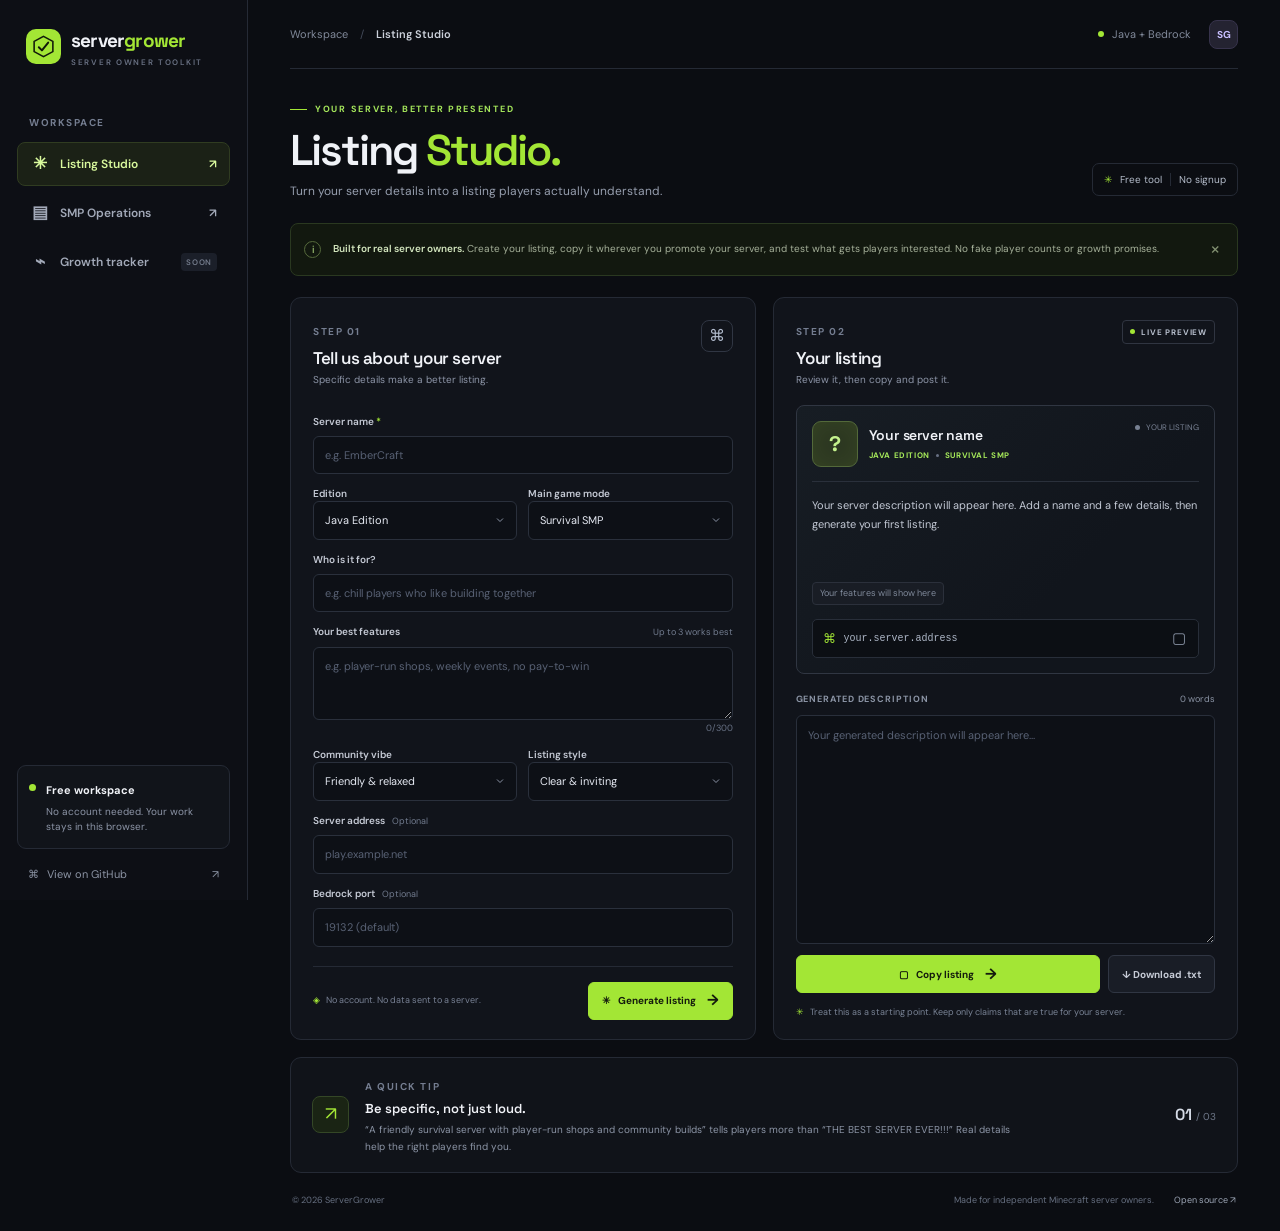
<file: index.html>
<!doctype html>
<html lang="en">
<head>
  <meta charset="utf-8">
  <meta name="viewport" content="width=device-width, initial-scale=1">
  <meta name="theme-color" content="#0b0d12">
  <meta name="description" content="Create better Minecraft server listings in minutes. ServerGrower helps Java and Bedrock server owners write clearer, more compelling listings.">
  <title>Listing Studio — ServerGrower</title>
  <link rel="preconnect" href="https://fonts.googleapis.com">
  <link rel="preconnect" href="https://fonts.gstatic.com" crossorigin>
  <link href="https://fonts.googleapis.com/css2?family=DM+Sans:wght@400;500;600;700&family=Space+Grotesk:wght@400;500;600;700&display=swap" rel="stylesheet">
  <link rel="stylesheet" href="styles.css">
</head>
<body>
  <div class="app-shell">
    <aside class="sidebar">
      <a class="brand" href="#" aria-label="ServerGrower home">
        <span class="brand-mark"><svg viewBox="0 0 32 32" aria-hidden="true"><path d="M16 3 28 9.5v13L16 29 4 22.5v-13L16 3Z" fill="none" stroke="currentColor" stroke-width="2"/><path d="m10 17 4 4 8-10" fill="none" stroke="currentColor" stroke-width="2.5" stroke-linecap="round" stroke-linejoin="round"/></svg></span>
        <span>server<span class="brand-accent">grower</span><small>SERVER OWNER TOOLKIT</small></span>
      </a>
      <div class="side-label">WORKSPACE</div>
      <button class="nav-item active" data-view="studio"><span class="nav-icon">✳</span> Listing Studio <span class="nav-arrow">↗</span></button>
      <a class="nav-item" href="ops.html"><span class="nav-icon">▤</span> SMP Operations <span class="nav-arrow">↗</span></a>
      <button class="nav-item" data-view="tracker"><span class="nav-icon">⌁</span> Growth tracker <span class="soon">SOON</span></button>
      <div class="sidebar-bottom">
        <div class="free-card"><span class="free-dot"></span><div><strong>Free workspace</strong><p>No account needed. Your work stays in this browser.</p></div></div>
        <a class="github-link" href="https://github.com/yazoniplay/server-grower" target="_blank" rel="noreferrer"><span>⌘</span> View on GitHub <span>↗</span></a>
      </div>
    </aside>

    <main class="main-content">
      <header class="topbar"><div class="breadcrumb">Workspace <span>/</span> <strong>Listing Studio</strong></div><div class="topbar-right"><span class="status-dot"></span> <span>Java + Bedrock</span><span class="avatar">SG</span></div></header>
      <section class="page-heading">
        <div><div class="eyebrow"><span class="eyebrow-line"></span> YOUR SERVER, BETTER PRESENTED</div><h1>Listing <span>Studio.</span></h1><p class="subtitle">Turn your server details into a listing players actually understand.</p></div>
        <div class="heading-chip"><span class="sparkle">✳</span> Free tool <span class="chip-divider"></span> No signup</div>
      </section>

      <div class="notice"><span class="notice-icon">i</span><p><strong>Built for real server owners.</strong> Create your listing, copy it wherever you promote your server, and test what gets players interested. No fake player counts or growth promises.</p><button id="dismissNotice" aria-label="Dismiss notice">×</button></div>

      <div class="workspace-grid" id="studioView">
        <section class="panel form-panel">
          <div class="panel-heading"><div><span class="step-label">STEP 01</span><h2>Tell us about your server</h2><p>Specific details make a better listing.</p></div><span class="panel-icon">⌘</span></div>
          <form id="listingForm">
            <label for="serverName">Server name <span class="required">*</span></label>
            <input id="serverName" name="serverName" maxlength="40" placeholder="e.g. EmberCraft" required value="">
            <div class="field-row"><div class="field-group"><label for="edition">Edition</label><select id="edition" name="edition"><option value="Java">Java Edition</option><option value="Bedrock">Bedrock Edition</option><option value="Java & Bedrock">Java + Bedrock</option></select></div><div class="field-group"><label for="gamemode">Main game mode</label><select id="gamemode" name="gamemode"><option>Survival SMP</option><option>Vanilla</option><option>Modded Survival</option><option>Skyblock</option><option>BedWars</option><option>Factions</option><option>Creative</option><option>Minigames</option><option>Roleplay</option><option>Other</option></select></div></div>
            <label for="audience">Who is it for?</label><input id="audience" name="audience" maxlength="100" placeholder="e.g. chill players who like building together">
            <label for="features">Your best features <span class="label-hint">Up to 3 works best</span></label><textarea id="features" name="features" rows="3" maxlength="300" placeholder="e.g. player-run shops, weekly events, no pay-to-win"></textarea><div class="char-count"><span id="featureCount">0</span>/300</div>
            <div class="field-row"><div class="field-group"><label for="community">Community vibe</label><select id="community" name="community"><option>Friendly & relaxed</option><option>Competitive</option><option>Creative & collaborative</option><option>Adventure & exploration</option><option>Fast-paced</option></select></div><div class="field-group"><label for="tone">Listing style</label><select id="tone" name="tone"><option value="balanced">Clear & inviting</option><option value="energetic">Energetic</option><option value="minimal">Minimal</option></select></div></div>
            <label for="address">Server address <span class="optional">Optional</span></label><input id="address" name="address" maxlength="100" placeholder="play.example.net">
            <label for="port">Bedrock port <span class="optional">Optional</span></label><input id="port" name="port" inputmode="numeric" maxlength="5" placeholder="19132 (default)">
            <div class="form-footer"><span class="privacy-note"><span>◈</span> No account. No data sent to a server.</span><button type="submit" class="primary-button"><span>✳</span> Generate listing <span class="button-arrow">→</span></button></div>
          </form>
        </section>

        <section class="panel output-panel">
          <div class="panel-heading output-heading"><div><span class="step-label">STEP 02</span><h2>Your listing</h2><p>Review it, then copy and post it.</p></div><span class="live-pill"><span></span> LIVE PREVIEW</span></div>
          <div class="preview-card">
            <div class="preview-top"><div class="server-avatar" id="serverAvatar">?</div><div class="preview-title"><h3 id="previewName">Your server name</h3><div class="preview-meta"><span id="previewEdition">JAVA EDITION</span><span class="meta-dot"></span><span id="previewMode">SURVIVAL SMP</span></div></div><span class="preview-status"><i></i> YOUR LISTING</span></div>
            <div class="preview-divider"></div>
            <div class="preview-description" id="previewDescription">Your server description will appear here. Add a name and a few details, then generate your first listing.</div>
            <div class="feature-tags" id="previewTags"><span class="feature-tag muted-tag">Your features will show here</span></div>
            <div class="preview-address"><span class="address-icon">⌘</span><span id="previewAddress">your.server.address</span><button id="copyAddress" type="button" title="Copy server address" aria-label="Copy server address">▢</button></div>
          </div>
          <div class="output-label"><span>GENERATED DESCRIPTION</span><span id="wordCount">0 words</span></div>
          <textarea id="outputText" class="output-text" aria-label="Generated server description" placeholder="Your generated description will appear here..." spellcheck="true"></textarea>
          <div class="output-actions"><button type="button" id="copyListing" class="primary-button"><span>▢</span> Copy listing <span class="button-arrow">→</span></button><button type="button" id="downloadListing" class="secondary-button">↓ Download .txt</button></div>
          <p class="output-footnote"><span>✳</span> Treat this as a starting point. Keep only claims that are true for your server.</p>
        </section>
      </div>

      <section class="panel lower-panel" id="tipsPanel"><div class="lower-icon">↗</div><div class="lower-copy"><span class="step-label">A QUICK TIP</span><h3>Be specific, not just loud.</h3><p>“A friendly survival server with player-run shops and community builds” tells players more than “THE BEST SERVER EVER!!!” Real details help the right players find you.</p></div><div class="tip-number">01 <span>/ 03</span></div></section>
      <footer class="footer"><span>© 2026 ServerGrower</span><span>Made for independent Minecraft server owners.</span><a href="https://github.com/yazoniplay/server-grower" target="_blank" rel="noreferrer">Open source ↗</a></footer>
    </main>
  </div>
  <div class="toast" id="toast" role="status" aria-live="polite"></div>
  <script src="script.js"></script>
</body>
</html>
</file>
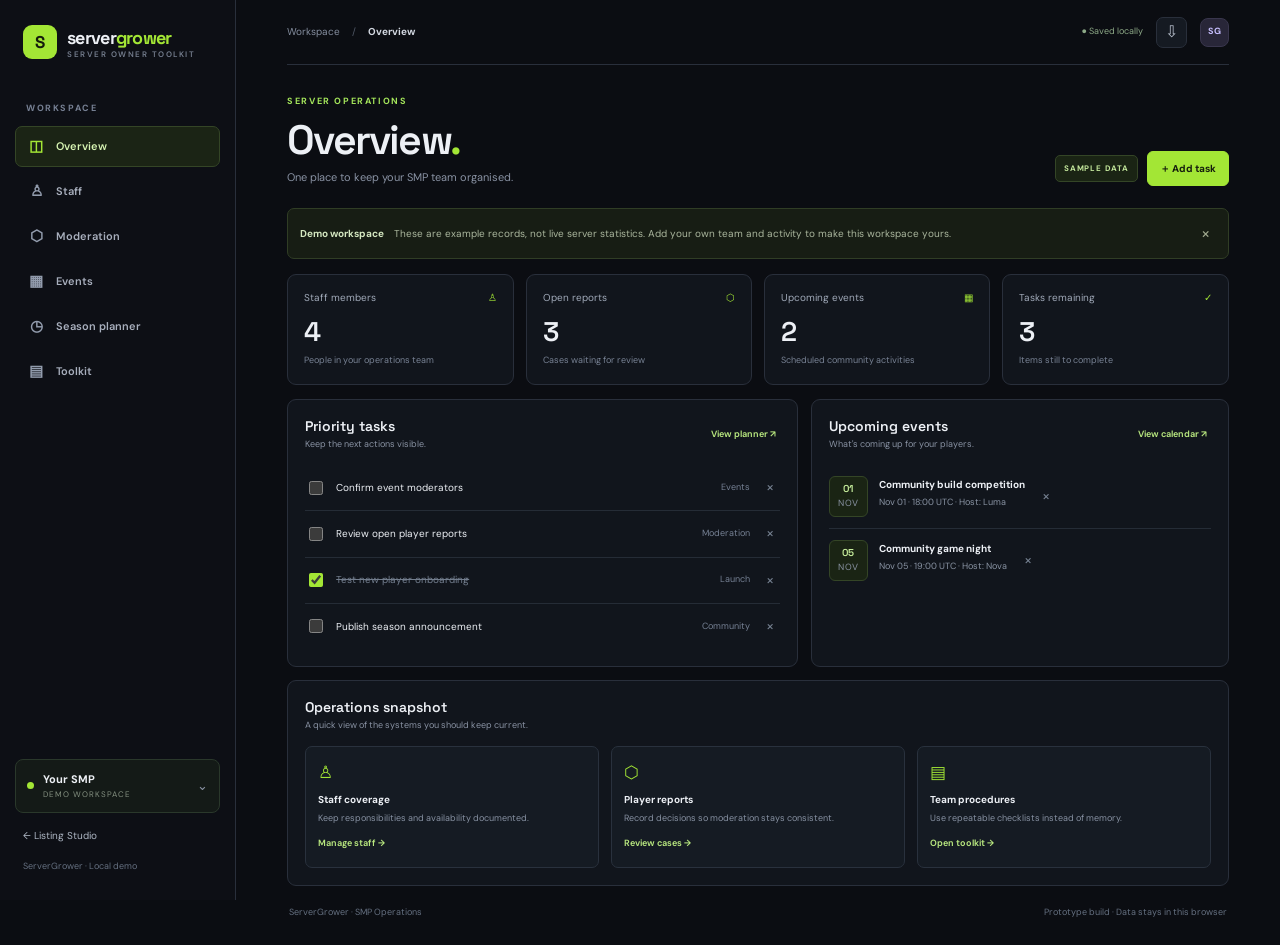
<file: ops.html>
<!doctype html>
<html lang="en">
<head>
<meta charset="utf-8"><meta name="viewport" content="width=device-width,initial-scale=1"><meta name="theme-color" content="#0b0d12">
<meta name="description" content="A practical operations workspace for Minecraft SMP teams."><title>Operations — ServerGrower</title>
<link rel="preconnect" href="https://fonts.googleapis.com"><link rel="preconnect" href="https://fonts.gstatic.com" crossorigin>
<link href="https://fonts.googleapis.com/css2?family=DM+Sans:wght@400;500;600;700&family=Space+Grotesk:wght@400;500;600;700&display=swap" rel="stylesheet">
<link rel="stylesheet" href="ops.css">
</head>
<body>
<div class="app">
<aside class="sidebar">
<a class="brand" href="index.html"><span class="brand-mark">S</span><span>server<span class="accent">grower</span><small>SERVER OWNER TOOLKIT</small></span></a>
<div class="side-label">WORKSPACE</div>
<nav id="nav">
<button class="nav active" data-page="overview"><span>◫</span> Overview</button>
<button class="nav" data-page="staff"><span>♙</span> Staff</button>
<button class="nav" data-page="moderation"><span>⬡</span> Moderation</button>
<button class="nav" data-page="events"><span>▦</span> Events</button>
<button class="nav" data-page="seasons"><span>◷</span> Season planner</button>
<button class="nav" data-page="toolkit"><span>▤</span> Toolkit</button>
</nav>
<div class="sidebar-bottom"><div class="server-switch"><i></i><div><b id="serverLabel">Your SMP</b><small>DEMO WORKSPACE</small></div><span>⌄</span></div><a href="index.html" class="back-link">← Listing Studio</a><p>ServerGrower · Local demo</p></div>
</aside>
<main>
<header class="topbar"><div class="crumb">Workspace <span>/</span> <b id="crumb">Overview</b></div><div class="top-actions"><span class="save-state" id="saveState">● Saved locally</span><button class="icon-btn" id="exportBtn" title="Export workspace data">⇩</button><div class="avatar">SG</div></div></header>
<section class="page active" id="page-overview">
<div class="heading"><div><div class="eyebrow">SERVER OPERATIONS</div><h1>Overview<span>.</span></h1><p>One place to keep your SMP team organised.</p></div><div class="heading-actions"><span class="demo-badge">SAMPLE DATA</span><button class="primary" data-open="task">＋ Add task</button></div></div>
<div class="notice"><b>Demo workspace</b><span>These are example records, not live server statistics. Add your own team and activity to make this workspace yours.</span><button id="dismissNotice">×</button></div>
<div class="stats">
<article class="stat"><div>Staff members <span>♙</span></div><strong id="statStaff">0</strong><small>People in your operations team</small></article>
<article class="stat"><div>Open reports <span>⬡</span></div><strong id="statReports">0</strong><small>Cases waiting for review</small></article>
<article class="stat"><div>Upcoming events <span>▦</span></div><strong id="statEvents">0</strong><small>Scheduled community activities</small></article>
<article class="stat"><div>Tasks remaining <span>✓</span></div><strong id="statTasks">0</strong><small>Items still to complete</small></article>
</div>
<div class="overview-grid">
<section class="panel"><div class="panel-head"><div><h2>Priority tasks</h2><p>Keep the next actions visible.</p></div><button class="text-btn" data-goto="seasons">View planner ↗</button></div><div id="overviewTasks" class="task-list"></div></section>
<section class="panel"><div class="panel-head"><div><h2>Upcoming events</h2><p>What's coming up for your players.</p></div><button class="text-btn" data-goto="events">View calendar ↗</button></div><div id="overviewEvents" class="event-list"></div></section>
</div>
<section class="panel activity-panel"><div class="panel-head"><div><h2>Operations snapshot</h2><p>A quick view of the systems you should keep current.</p></div></div><div class="snapshot-grid"><div><span class="snapshot-icon">♙</span><b>Staff coverage</b><small>Keep responsibilities and availability documented.</small><button class="text-btn" data-goto="staff">Manage staff →</button></div><div><span class="snapshot-icon">⬡</span><b>Player reports</b><small>Record decisions so moderation stays consistent.</small><button class="text-btn" data-goto="moderation">Review cases →</button></div><div><span class="snapshot-icon">▤</span><b>Team procedures</b><small>Use repeatable checklists instead of memory.</small><button class="text-btn" data-goto="toolkit">Open toolkit →</button></div></div></section>
</section>

<section class="page" id="page-staff">
<div class="heading"><div><div class="eyebrow">PEOPLE & RESPONSIBILITIES</div><h1>Staff<span>.</span></h1><p>Keep your team, roles and availability organised.</p></div><button class="primary" data-open="staff">＋ Add staff member</button></div>
<div class="toolbar"><input class="search" id="staffSearch" placeholder="Search staff by name or role"><span class="muted" id="staffCount"></span></div>
<div class="panel table-panel"><div class="table-scroll"><table><thead><tr><th>TEAM MEMBER</th><th>ROLE</th><th>TIME ZONE</th><th>STATUS</th><th></th></tr></thead><tbody id="staffRows"></tbody></table></div><div id="staffEmpty" class="empty" hidden>No staff members yet. Add your first team member.</div></div>
</section>

<section class="page" id="page-moderation">
<div class="heading"><div><div class="eyebrow">PLAYER TRUST & SAFETY</div><h1>Moderation<span>.</span></h1><p>Document reports and decisions consistently.</p></div><button class="primary" data-open="report">＋ Log report</button></div>
<div class="stats compact"><article class="stat"><div>Open cases</div><strong id="openCaseCount">0</strong></article><article class="stat"><div>Resolved cases</div><strong id="resolvedCaseCount">0</strong></article></div>
<div class="toolbar"><input class="search" id="reportSearch" placeholder="Search player, case or reason"><span class="muted">Keep sensitive evidence in your approved private systems.</span></div>
<div class="panel table-panel"><div class="table-scroll"><table><thead><tr><th>CASE</th><th>PLAYER</th><th>REASON</th><th>PRIORITY</th><th>STATUS</th><th>ACTION</th></tr></thead><tbody id="reportRows"></tbody></table></div><div id="reportEmpty" class="empty" hidden>No reports logged yet.</div></div>
</section>

<section class="page" id="page-events">
<div class="heading"><div><div class="eyebrow">COMMUNITY CALENDAR</div><h1>Events<span>.</span></h1><p>Plan activities and make ownership clear.</p></div><button class="primary" data-open="event">＋ Create event</button></div>
<div class="event-layout"><section class="panel"><div class="panel-head"><div><h2>Schedule</h2><p>Your upcoming community activities.</p></div></div><div id="eventRows" class="event-list"></div><div id="eventEmpty" class="empty" hidden>No events scheduled. Add one to get started.</div></section>
<section class="panel checklist"><div class="panel-head"><div><h2>Event runbook</h2><p>A simple repeatable process.</p></div></div><ol><li><b>Define the format</b><small>Set the goal, rules, time and player capacity.</small></li><li><b>Assign event staff</b><small>Confirm a host and a moderator.</small></li><li><b>Publish the announcement</b><small>Include timezone, sign-up and rewards.</small></li><li><b>Review the outcome</b><small>Record turnout and what to improve.</small></li></ol></section></div>
</section>

<section class="page" id="page-seasons">
<div class="heading"><div><div class="eyebrow">PLANNING & EXECUTION</div><h1>Season planner<span>.</span></h1><p>Turn a season launch into trackable work.</p></div><button class="primary" data-open="task">＋ Add task</button></div>
<section class="panel season-panel"><div class="panel-head"><div><h2 id="seasonTitle">Season 01 · Your next chapter</h2><p>Rename the season and check off work as it gets done.</p></div><button class="secondary" id="renameSeason">Edit season</button></div><div class="season-progress"><div><span>Completion</span><b id="progressText">0%</b></div><div class="progress-track"><span id="progressBar"></span></div></div><div id="seasonTasks" class="task-list"></div></section>
</section>

<section class="page" id="page-toolkit">
<div class="heading"><div><div class="eyebrow">DOWNLOADABLE RESOURCES</div><h1>Toolkit<span>.</span></h1><p>Practical documents your staff can adapt to your server.</p></div><span class="demo-badge">INCLUDED TEMPLATES</span></div>
<div class="tool-grid" id="toolGrid"></div>
<div class="notice toolkit-note"><b>Product preview</b><span>These starter templates are included to demonstrate the product. A paid release should add polished, fully editable documents and a clear setup guide.</span></div>
</section>
<footer class="footer"><span>ServerGrower · SMP Operations</span><span>Prototype build · Data stays in this browser</span></footer>
</main>
</div>

<div class="modal-back" id="modalBack"><section class="modal" role="dialog" aria-modal="true" aria-labelledby="modalTitle"><div class="modal-head"><div><h2 id="modalTitle">Add item</h2><p id="modalDescription"></p></div><button class="icon-btn" id="closeModal" aria-label="Close">×</button></div><form id="modalForm"><div id="modalFields"></div><div class="modal-actions"><button type="button" class="secondary" id="cancelModal">Cancel</button><button type="submit" class="primary">Save record</button></div></form></section></div>
<div class="toast" id="toast" role="status" aria-live="polite"></div>
<script src="ops.js"></script>
</body></html>
</file>
<file: styles.css>
@import url('https://fonts.googleapis.com/css2?family=DM+Sans:wght@400;500;600;700&family=Space+Grotesk:wght@400;500;600;700&display=swap');
:root{color-scheme:dark;--bg:#0b0d12;--panel:#11141b;--panel-2:#151923;--line:#252a35;--text:#f0f2f7;--muted:#8d95a7;--accent:#a3e635;--accent-dark:#19270b;--purple:#a99aff;--font:'DM Sans',sans-serif;--display:'Space Grotesk',sans-serif}
*{box-sizing:border-box}html{scroll-behavior:smooth}body{margin:0;background:var(--bg);color:var(--text);font-family:var(--font);font-size:14px;line-height:1.5}button,input,textarea,select{font:inherit}button{cursor:pointer}button:focus-visible,input:focus-visible,textarea:focus-visible,select:focus-visible,a:focus-visible{outline:2px solid var(--accent);outline-offset:3px}a{color:inherit;text-decoration:none}.app-shell{min-height:100vh;display:grid;grid-template-columns:248px minmax(0,1fr)}.sidebar{position:sticky;top:0;height:100vh;border-right:1px solid var(--line);padding:27px 17px 18px;display:flex;flex-direction:column;background:#0d0f15}.brand{display:flex;align-items:center;gap:10px;padding:0 9px;margin-bottom:48px;font-family:var(--display);font-weight:700;font-size:19px;letter-spacing:-.8px}.brand-mark{width:35px;height:35px;background:var(--accent);color:#11180a;border-radius:10px;display:grid;place-items:center;flex-shrink:0}.brand-mark svg{width:25px}.brand-accent{color:var(--accent)}.brand small{display:block;font:600 8px var(--font);letter-spacing:1.7px;color:#697183;margin-top:1px}.side-label,.step-label{font-size:10px;letter-spacing:1.55px;color:#747d90;font-weight:700}.side-label{padding:0 12px;margin-bottom:12px}.nav-item{height:44px;display:flex;align-items:center;gap:11px;padding:0 12px;border:1px solid transparent;background:transparent;color:#a2a9b8;text-align:left;border-radius:8px;margin-bottom:5px;width:100%;font-size:12px;font-weight:600}.nav-item.active{background:#1b2116;color:#d9f99d;border-color:#303c21}.nav-icon{font-size:17px;width:19px;text-align:center}.nav-arrow{margin-left:auto}.soon{margin-left:auto;font-size:8px;letter-spacing:.7px;color:#737b8b;background:#1b1f29;border-radius:4px;padding:3px 5px}.sidebar-bottom{margin-top:auto}.free-card{display:flex;gap:10px;padding:13px 11px;border:1px solid var(--line);border-radius:9px;background:#11141a}.free-dot,.status-dot{display:inline-block;width:7px;height:7px;background:var(--accent);border-radius:50%;flex-shrink:0;margin-top:5px}.free-card strong{font-size:11px}.free-card p{font-size:10px;line-height:1.55;color:var(--muted);margin:4px 0 0}.github-link{display:flex;align-items:center;gap:8px;padding:17px 11px 0;color:#8c94a4;font-size:11px}.github-link span:last-child{margin-left:auto}.main-content{max-width:1580px;width:100%;margin:0 auto;padding:0 42px 24px;min-width:0}.topbar{height:69px;display:flex;align-items:center;justify-content:space-between;border-bottom:1px solid var(--line);color:#81899a;font-size:11px}.breadcrumb span{padding:0 9px;color:#444b5a}.breadcrumb strong{font-weight:600;color:#cbd0da}.topbar-right{display:flex;align-items:center;gap:8px}.topbar-right .status-dot{margin:0;width:6px;height:6px}.avatar{display:grid;place-items:center;margin-left:10px;width:29px;height:29px;background:#242331;border:1px solid #37334c;border-radius:8px;color:#c8bfff;font-size:10px;font-weight:700}.page-heading{display:flex;justify-content:space-between;align-items:flex-end;gap:20px;padding:34px 0 23px}.eyebrow{display:flex;align-items:center;gap:8px;color:#a5e65b;font-size:9px;font-weight:700;letter-spacing:1.7px}.eyebrow-line{width:17px;height:1px;background:var(--accent)}h1,h2,h3,p{margin-top:0}h1{font:600 clamp(33px,4vw,43px)/1.13 var(--display);letter-spacing:-2px;margin:10px 0 7px}h1 span{color:var(--accent)}.subtitle{color:#969eae;font-size:12px;margin:0}.heading-chip{border:1px solid var(--line);border-radius:7px;padding:8px 11px;display:flex;align-items:center;gap:8px;color:#b5bdcb;font-size:10px;white-space:nowrap;margin-bottom:4px}.sparkle{color:var(--accent)}.chip-divider{height:13px;width:1px;background:var(--line)}.notice{display:flex;align-items:center;gap:12px;padding:11px 13px;background:#12180f;border:1px solid #2a3820;border-radius:8px;margin-bottom:21px;color:#a6b19a}.notice-icon{border:1px solid #566a3c;border-radius:50%;width:17px;height:17px;display:grid;place-items:center;font-size:10px;flex-shrink:0;color:#c2ed8c}.notice p{font-size:10px;margin:0;flex:1;line-height:1.6}.notice strong{color:#d4e7bf;font-weight:600}.notice button{border:0;background:none;color:#829071;font-size:19px;padding:0 4px}.workspace-grid{display:grid;grid-template-columns:minmax(0,1fr) minmax(0,1fr);gap:17px;align-items:stretch}.panel{border:1px solid var(--line);background:var(--panel);border-radius:11px;min-width:0}.form-panel,.output-panel{padding:22px 22px 19px}.panel-heading{display:flex;justify-content:space-between;gap:10px;align-items:flex-start;margin-bottom:22px}.panel-heading h2{font:600 17px var(--display);letter-spacing:-.4px;margin:6px 0 3px}.panel-heading p{font-size:10px;color:var(--muted);margin:0}.panel-icon{width:32px;height:32px;border-radius:8px;border:1px solid #303643;color:#b3bdcf;display:grid;place-items:center;font-size:16px}.form-panel form{display:flex;flex-direction:column;gap:7px}label{font-size:10px;font-weight:600;color:#c5cad5;display:block;margin-top:5px}.required{color:var(--accent)}.optional,.label-hint{color:#717b8e;font-weight:400;font-size:9px}.optional{margin-left:5px}.label-hint{float:right;margin-top:2px}input,textarea,select{width:100%;border:1px solid #2a303c;border-radius:6px;background:#0d1016;color:#e5e9f2;font-size:11px;padding:10px 11px;transition:border-color .15s,background .15s}input::placeholder,textarea::placeholder{color:#586174}input:focus,textarea:focus,select:focus{border-color:#708f3a;outline:none;background:#10150d}select{appearance:none;background-image:url("data:image/svg+xml,%3Csvg xmlns='http://www.w3.org/2000/svg' width='12' height='12' viewBox='0 0 24 24' fill='none' stroke='%238a93a5' stroke-width='2'%3E%3Cpath d='m6 9 6 6 6-6'/%3E%3C/svg%3E");background-repeat:no-repeat;background-position:right 10px center;padding-right:28px}textarea{resize:vertical;min-height:72px;line-height:1.55}.field-row{display:grid;grid-template-columns:1fr 1fr;gap:11px}.field-group{min-width:0}.field-group select{min-width:0}.char-count{text-align:right;color:#677184;font-size:9px;margin-top:-5px}.form-footer{display:flex;align-items:center;justify-content:space-between;gap:10px;margin-top:12px;padding-top:15px;border-top:1px solid var(--line)}.privacy-note{font-size:9px;color:#788194;white-space:nowrap}.privacy-note span{color:var(--accent);margin-right:4px}.primary-button,.secondary-button{min-height:38px;border-radius:6px;padding:0 13px;display:inline-flex;align-items:center;justify-content:center;gap:8px;font-size:10px;font-weight:700;transition:transform .15s,background .15s,border-color .15s}.primary-button{border:1px solid var(--accent);background:var(--accent);color:#141b0d}.primary-button:hover{background:#b6f45a;transform:translateY(-1px)}.button-arrow{font-size:15px;margin-left:3px}.secondary-button{background:#191d26;color:#c6cbd6;border:1px solid #303643}.secondary-button:hover{border-color:#5a6374;background:#202530}.live-pill{font-size:8px;font-weight:700;letter-spacing:.8px;color:#b8c0ce;border:1px solid #303541;padding:5px 7px;border-radius:4px;white-space:nowrap}.live-pill span{display:inline-block;width:5px;height:5px;background:var(--accent);border-radius:50%;margin:0 4px 1px 0}.output-panel{display:flex;flex-direction:column}.output-heading{margin-bottom:18px}.preview-card{border:1px solid #303642;border-radius:8px;padding:15px;background:linear-gradient(135deg,#171d24,#11151c 65%);margin-bottom:19px}.preview-top{display:flex;align-items:center;gap:11px}.server-avatar{width:46px;height:46px;display:grid;place-items:center;border-radius:9px;flex-shrink:0;background:#2d3822;border:1px solid #53693a;color:#c4f28d;font:700 21px var(--display);box-shadow:inset 0 0 20px #a3e63512}.preview-title{min-width:0;flex:1}.preview-title h3{font:600 14px var(--display);letter-spacing:-.2px;margin:0 0 5px;overflow-wrap:anywhere}.preview-meta{display:flex;align-items:center;gap:6px;color:#a6e95a;font-size:8px;letter-spacing:.6px;font-weight:700}.meta-dot{height:3px;width:3px;border-radius:50%;background:#687184}.preview-status{font-size:8px;color:#798294;white-space:nowrap;align-self:flex-start}.preview-status i{display:inline-block;width:5px;height:5px;background:#778092;border-radius:50%;margin-right:4px;vertical-align:middle}.preview-divider{height:1px;background:#2a303b;margin:14px 0}.preview-description{font-size:11px;line-height:1.8;color:#c2c8d4;min-height:74px;white-space:pre-wrap;overflow-wrap:anywhere}.feature-tags{display:flex;gap:6px;flex-wrap:wrap;margin:12px 0 14px}.feature-tag{padding:4px 7px;border:1px solid #303b2a;background:#1b2416;border-radius:4px;font-size:9px;color:#c5e8a3}.muted-tag{border-color:#2b303b;background:#191d25;color:#7f899a}.preview-address{display:flex;align-items:center;gap:8px;padding:9px 10px;background:#0c0f14;border:1px solid #282e39;border-radius:5px;color:#aeb7c7;font:10px ui-monospace,SFMono-Regular,Consolas,monospace;min-width:0}.preview-address span:nth-child(2){overflow-wrap:anywhere;flex:1}.address-icon{color:#a3e635;font-size:13px}.preview-address button{border:0;background:none;color:#8e98aa;font-size:15px;padding:0 2px}.output-label{display:flex;justify-content:space-between;color:#8b94a5;font-size:9px;font-weight:700;letter-spacing:.9px;margin-bottom:8px}.output-label span:last-child{font-weight:400;letter-spacing:0}.output-text{flex:1;min-height:175px;background:#0d1016;border-color:#292f3b;color:#d6dbe5;line-height:1.8;font-size:11px}.output-actions{display:flex;gap:8px;margin-top:11px}.output-actions .primary-button{flex:1}.output-footnote{display:flex;gap:6px;color:#798395;font-size:9px;line-height:1.6;margin:12px 0 0}.output-footnote span{color:var(--accent)}.lower-panel{display:flex;align-items:center;gap:16px;padding:17px 21px;margin-top:17px;background:#101319}.lower-icon{width:37px;height:37px;display:grid;place-items:center;border-radius:8px;background:#1a2414;border:1px solid #344726;color:var(--accent);font-size:19px;flex-shrink:0}.lower-copy{flex:1}.lower-copy h3{font:600 13px var(--display);margin:4px 0}.lower-copy p{color:#8c95a6;font-size:10px;margin:0;max-width:650px;line-height:1.7}.tip-number{font:600 16px var(--display);color:#d5dbe6;white-space:nowrap}.tip-number span{font:10px var(--font);color:#70798a}.footer{display:flex;align-items:center;gap:20px;color:#666f80;font-size:9px;padding:21px 2px 0}.footer span:nth-child(2){margin-left:auto}.footer a{color:#9da6b6}.toast{position:fixed;bottom:24px;left:50%;transform:translate(-50%,20px);padding:11px 16px;background:#e3f7c5;color:#18220e;border-radius:7px;box-shadow:0 8px 35px #0006;font-size:12px;font-weight:700;opacity:0;pointer-events:none;transition:all .2s;z-index:10}.toast.show{opacity:1;transform:translate(-50%,0)}.toast.error{background:#3b1d20;color:#ffd6d8}
@media(min-width:1500px){.main-content{padding-left:55px;padding-right:55px}.workspace-grid{gap:22px}.form-panel,.output-panel{padding:26px}.preview-card{padding:18px}}
@media(max-width:1100px){.app-shell{grid-template-columns:210px minmax(0,1fr)}.main-content{padding:0 24px 22px}.sidebar{padding-left:12px;padding-right:12px}.form-panel,.output-panel{padding:17px}.privacy-note{white-space:normal}.heading-chip{display:none}}
@media(max-width:820px){.app-shell{grid-template-columns:1fr}.sidebar{position:static;height:auto;padding:13px 17px;border-right:0;border-bottom:1px solid var(--line);display:flex;flex-direction:row;align-items:center;gap:10px;overflow:auto}.brand{margin:0 auto 0 0;padding:0;flex-shrink:0}.brand-mark{width:31px;height:31px}.brand{font-size:16px}.brand small{font-size:7px}.side-label,.sidebar-bottom{display:none}.nav-item{width:auto;flex-shrink:0;margin:0;padding:0 10px;height:36px;font-size:10px}.nav-icon{font-size:14px}.soon,.nav-arrow{display:none}.main-content{padding:0 20px 20px}.topbar{height:54px}.page-heading{padding-top:28px}.workspace-grid{grid-template-columns:1fr}.form-panel,.output-panel{padding:21px}.preview-description{min-height:40px}.output-text{min-height:150px}}
@media(max-width:520px){.sidebar{gap:6px;padding:11px 12px}.brand{gap:7px}.brand-mark{width:29px;height:29px}.brand small{letter-spacing:1px}.brand{font-size:14px}.nav-item{font-size:0;gap:0;padding:0;width:35px;justify-content:center}.nav-icon{font-size:16px}.main-content{padding:0 13px 18px}.topbar-right{font-size:9px}.page-heading{padding:25px 0 18px}.eyebrow{font-size:8px;letter-spacing:1.2px}h1{font-size:35px}.subtitle{font-size:11px}.notice{align-items:flex-start;padding:10px;gap:8px}.notice p{font-size:9px}.form-panel,.output-panel{padding:15px}.panel-heading h2{font-size:16px}.field-row{gap:8px}.form-footer{align-items:stretch;flex-direction:column}.privacy-note{order:2}.form-footer .primary-button{width:100%}.preview-status{display:none}.preview-card{padding:12px}.output-actions{flex-direction:column}.output-actions button{width:100%}.lower-panel{padding:14px;gap:11px}.lower-icon{width:31px;height:31px}.lower-copy p{font-size:9px}.tip-number{font-size:13px}.footer{gap:8px;flex-wrap:wrap;font-size:8px}.footer span:nth-child(2){margin-left:0}.footer a{margin-left:auto}}
</file>
<file: ops.css>
:root{color-scheme:dark;--bg:#0b0d12;--panel:#11151c;--panel2:#171d25;--line:#292f3b;--text:#edf0f5;--muted:#8992a3;--accent:#a3e635;--accent-soft:#1b2711;--font:'DM Sans',sans-serif;--display:'Space Grotesk',sans-serif}
*{box-sizing:border-box}body{margin:0;background:var(--bg);color:var(--text);font:13px/1.55 var(--font)}button,input{font:inherit}button{cursor:pointer}a{color:inherit;text-decoration:none}.app{min-height:100vh;display:grid;grid-template-columns:236px minmax(0,1fr)}.sidebar{position:sticky;top:0;height:100vh;padding:25px 15px 17px;background:#0d0f15;border-right:1px solid var(--line);display:flex;flex-direction:column}.brand{display:flex;align-items:center;gap:10px;padding:0 8px;margin-bottom:43px;font:700 18px var(--display);letter-spacing:-.7px}.brand-mark{width:34px;height:34px;border-radius:9px;background:var(--accent);color:#141b0c;display:grid;place-items:center;font-size:17px}.accent{color:var(--accent)}.brand small{display:block;color:#747d8d;font:600 8px var(--font);letter-spacing:1.5px}.side-label,.eyebrow{font-size:9px;letter-spacing:1.6px;color:#778194;font-weight:700}.side-label{padding:0 11px;margin-bottom:10px}nav{display:grid;gap:4px}.nav{display:flex;align-items:center;gap:11px;width:100%;height:41px;padding:0 11px;border:1px solid transparent;border-radius:7px;background:none;color:#a8afbd;text-align:left;font-size:11px;font-weight:600}.nav span{width:18px;text-align:center;font-size:15px;color:#929cad}.nav:hover{background:#171d25}.nav.active{background:#1b2415;border-color:#344526;color:#d7f4b2}.nav.active span{color:var(--accent)}.sidebar-bottom{margin-top:auto}.server-switch{display:flex;align-items:center;gap:9px;padding:11px;background:#141a17;border:1px solid #2a382b;border-radius:8px}.server-switch i{width:7px;height:7px;border-radius:50%;background:var(--accent)}.server-switch div{flex:1}.server-switch b{display:block;font-size:11px}.server-switch small{display:block;color:#849080;font-size:8px;letter-spacing:1px}.server-switch>span{color:var(--muted)}.back-link{display:block;padding:15px 8px 8px;color:#aeb7c4;font-size:10px}.sidebar-bottom p{padding:0 8px;color:#657080;font-size:9px}
main{width:100%;max-width:1500px;margin:auto;padding:0 clamp(18px,4vw,54px) 25px;min-width:0}.topbar{height:65px;display:flex;align-items:center;justify-content:space-between;border-bottom:1px solid var(--line);color:#858e9f;font-size:10px}.crumb span{padding:0 9px;color:#505866}.crumb b{color:#d4d9e2}.top-actions{display:flex;align-items:center;gap:13px}.save-state{color:#8da987;font-size:9px}.icon-btn{width:31px;height:31px;border:1px solid var(--line);background:#151a22;border-radius:7px;color:#b9c1ce;font-size:16px}.avatar{width:29px;height:29px;border-radius:8px;background:#282638;border:1px solid #39364d;color:#c7bfff;display:grid;place-items:center;font-size:9px;font-weight:700}.page{display:none;padding-top:30px}.page.active{display:block}.heading{display:flex;justify-content:space-between;align-items:flex-end;gap:16px;margin-bottom:22px}.eyebrow{color:#a5e65b}.heading h1{font:600 clamp(30px,3.8vw,41px)/1.2 var(--display);letter-spacing:-1.8px;margin:7px 0 4px}.heading h1 span{color:var(--accent)}.heading p{margin:0;color:var(--muted);font-size:11px}.heading-actions{display:flex;align-items:center;gap:9px}.demo-badge{border:1px solid #344526;background:#1a2414;color:#c4e89c;border-radius:5px;padding:6px 8px;font-size:8px;letter-spacing:.8px;font-weight:700;white-space:nowrap}.primary,.secondary{min-height:35px;border-radius:6px;padding:0 12px;font-size:10px;font-weight:700}.primary{border:1px solid var(--accent);background:var(--accent);color:#151d0d}.primary:hover{background:#b7f45d}.secondary{border:1px solid #343b48;background:#1a2029;color:#c6ceda}.secondary:hover{border-color:#5a6576}.notice{display:flex;gap:10px;align-items:center;padding:10px 12px;margin-bottom:15px;background:#171d14;border:1px solid #303d25;border-radius:7px;color:#aab69d;font-size:10px}.notice b{color:#d5e8c1;white-space:nowrap}.notice span{flex:1}.notice button{border:0;background:none;color:#a0a98f;font-size:17px}.stats{display:grid;grid-template-columns:repeat(4,minmax(0,1fr));gap:12px;margin-bottom:14px}.stat{padding:15px 16px;background:var(--panel);border:1px solid var(--line);border-radius:9px}.stat>div{display:flex;justify-content:space-between;color:#a0a9b8;font-size:10px}.stat>div span{color:#a3e635}.stat strong{display:block;font:600 27px var(--display);letter-spacing:-1px;margin:9px 0 0}.stat small{color:#788294;font-size:9px}.overview-grid{display:grid;grid-template-columns:1.1fr .9fr;gap:13px}.panel{background:var(--panel);border:1px solid var(--line);border-radius:9px;padding:17px;min-width:0}.panel-head{display:flex;align-items:center;justify-content:space-between;gap:10px;margin-bottom:13px}.panel-head h2{font:600 14px var(--display);margin:0 0 3px}.panel-head p{color:var(--muted);font-size:9px;margin:0}.text-btn{border:0;background:none;color:#b8e77f;font-size:9px;font-weight:650;padding:4px}.text-btn:hover{color:#d6f5ac}.task-list{display:grid}.task-row{display:flex;align-items:center;gap:10px;padding:10px 0;border-top:1px solid #252c36}.task-row:first-child{border-top:0}.task-row input{accent-color:#a3e635;width:14px;height:14px}.task-row .task-text{flex:1;font-size:10px}.task-row.done .task-text{text-decoration:line-through;color:#727d8d}.task-row small{color:#768194;font-size:9px}.mini-delete{border:0;background:none;color:#778292;font-size:15px}.mini-delete:hover{color:#ff9a9a}.event-list{display:grid}.event-row{display:flex;gap:11px;padding:11px 0;border-top:1px solid #252c36}.event-row:first-child{border-top:0}.datebox{width:39px;height:41px;flex:0 0 39px;border:1px solid #344526;background:#1a2414;border-radius:6px;display:grid;align-content:center;justify-items:center;color:#c7ee9c}.datebox b{font:600 15px var(--display);line-height:1.1}.datebox small{font-size:8px;letter-spacing:.7px}.event-row b{display:block;font-size:10px;margin:1px 0 3px}.event-row small{display:block;color:#8993a3;font-size:9px}.activity-panel{margin-top:13px}.snapshot-grid{display:grid;grid-template-columns:repeat(3,1fr);gap:12px}.snapshot-grid>div{padding:12px;background:#151b23;border:1px solid #29313d;border-radius:7px;display:flex;flex-direction:column;align-items:flex-start}.snapshot-icon{font-size:17px;color:var(--accent);margin-bottom:7px}.snapshot-grid b{font-size:10px}.snapshot-grid small{color:#8791a2;font-size:9px;line-height:1.5;margin:4px 0 8px}.snapshot-grid .text-btn{margin-top:auto;padding-left:0}
.toolbar{display:flex;align-items:center;justify-content:space-between;gap:12px;margin:17px 0 12px}.search{width:min(340px,100%);height:36px;background:#11161d;border:1px solid var(--line);border-radius:6px;padding:0 11px;color:var(--text);font-size:10px;outline:none}.search:focus{border-color:#718f43}.muted{color:#8590a0;font-size:9px}.table-panel{padding:0;overflow:hidden}.table-scroll{overflow-x:auto}table{width:100%;border-collapse:collapse;white-space:nowrap}th{text-align:left;padding:12px 14px;background:#151b23;color:#7e899a;font-size:8px;letter-spacing:1px;font-weight:700}td{padding:12px 14px;border-top:1px solid #252d38;font-size:10px;color:#cbd1dc}td .person{display:flex;align-items:center;gap:9px}.initial{width:26px;height:26px;border-radius:7px;background:#273321;color:#c6ed9b;display:grid;place-items:center;font-size:9px;font-weight:700}.person b{display:block;font-size:10px}.person small{display:block;color:#7f8999;font-size:9px}.pill{display:inline-block;padding:3px 7px;border-radius:20px;background:#203020;color:#b8e2a0;font-size:8px}.pill.warn{background:#392f1d;color:#eac77e}.pill.red{background:#3b2225;color:#f0a0a2}.row-action{border:1px solid #333b48;background:#191f28;color:#c5cbd5;border-radius:5px;padding:5px 8px;font-size:9px}.row-action:hover{border-color:#667283}.empty{padding:26px 15px;text-align:center;color:#8993a3;font-size:10px}.compact{grid-template-columns:repeat(2,minmax(0,180px));margin-top:4px}.compact .stat strong{font-size:23px}.event-layout{display:grid;grid-template-columns:1.2fr .8fr;gap:13px}.checklist ol{list-style:none;padding:0;margin:0;counter-reset:steps}.checklist li{counter-increment:steps;position:relative;padding:11px 0 11px 34px;border-top:1px solid #252c36}.checklist li:before{content:counter(steps);position:absolute;left:0;top:12px;width:22px;height:22px;display:grid;place-items:center;border-radius:6px;background:#202b19;color:#bce78d;font-size:9px}.checklist li b{display:block;font-size:10px}.checklist li small{color:#8590a0;font-size:9px}.season-panel{max-width:850px}.season-progress{padding:12px 0 15px}.season-progress>div:first-child{display:flex;justify-content:space-between;color:#929dac;font-size:9px;margin-bottom:8px}.season-progress b{color:#dce4d8}.progress-track{height:6px;background:#28312a;border-radius:8px;overflow:hidden}.progress-track span{display:block;height:100%;width:0;background:#a3e635;border-radius:8px;transition:width .2s}.season-panel .task-row{padding:12px 2px}.tool-grid{display:grid;grid-template-columns:repeat(3,minmax(0,1fr));gap:12px}.tool-card{padding:16px;background:var(--panel);border:1px solid var(--line);border-radius:8px;display:flex;flex-direction:column;align-items:flex-start}.tool-icon{width:31px;height:31px;border-radius:7px;background:#202b19;border:1px solid #344526;color:#c1eb91;display:grid;place-items:center;font-size:15px;margin-bottom:12px}.tool-card h3{font:600 12px var(--display);margin:0 0 5px}.tool-card p{color:#8b95a5;font-size:9px;line-height:1.6;margin:0 0 12px;min-height:43px}.tool-card button{margin-top:auto}.toolkit-note{margin-top:14px}.footer{display:flex;justify-content:space-between;gap:10px;padding:20px 2px 0;color:#657081;font-size:9px}
.modal-back{position:fixed;inset:0;z-index:20;background:#05070bd9;display:none;align-items:center;justify-content:center;padding:16px}.modal-back.open{display:flex}.modal{width:min(460px,100%);max-height:90vh;overflow:auto;background:#151b23;border:1px solid #394351;border-radius:11px;padding:19px;box-shadow:0 25px 90px #0009}.modal-head{display:flex;justify-content:space-between;align-items:flex-start}.modal-head h2{font:600 17px var(--display);margin:0 0 3px}.modal-head p{color:#8993a3;font-size:9px;margin:0}.modal-head .icon-btn{font-size:20px}.field{display:grid;gap:5px;margin-top:13px}.field label{font-size:9px;color:#b9c2cf}.field input,.field select,.field textarea{width:100%;height:36px;border:1px solid #303947;border-radius:6px;background:#0e131a;color:#edf0f5;padding:0 10px;font-size:10px;outline:none}.field textarea{height:75px;padding:9px;resize:vertical}.field input:focus,.field select:focus,.field textarea:focus{border-color:#829f4c}.modal-actions{display:flex;justify-content:flex-end;gap:8px;margin-top:19px}.toast{position:fixed;z-index:30;bottom:20px;left:50%;transform:translate(-50%,12px);opacity:0;pointer-events:none;background:#d9f4bd;color:#18220f;border-radius:6px;padding:10px 14px;font-size:10px;font-weight:700;transition:.18s}.toast.show{opacity:1;transform:translate(-50%,0)}
@media(max-width:1000px){.app{grid-template-columns:205px minmax(0,1fr)}main{padding-left:23px;padding-right:23px}.tool-grid{grid-template-columns:repeat(2,minmax(0,1fr))}}
@media(max-width:760px){.app{display:block}.sidebar{position:static;height:auto;padding:12px 13px;border-right:0;border-bottom:1px solid var(--line)}.brand{margin:0 0 12px;padding:0}.side-label,.sidebar-bottom{display:none}nav{display:flex;overflow:auto;gap:4px}nav .nav{width:auto;white-space:nowrap;flex:0 0 auto;height:34px;padding:0 9px;font-size:9px}main{padding:0 15px 22px}.topbar{height:49px}.page{padding-top:22px}.stats{grid-template-columns:repeat(2,minmax(0,1fr))}.overview-grid,.event-layout{grid-template-columns:1fr}.heading{align-items:flex-start;flex-direction:column}.heading-actions{align-self:flex-start}.snapshot-grid{grid-template-columns:1fr}.snapshot-grid>div{min-height:0}.tool-grid{grid-template-columns:repeat(2,minmax(0,1fr))}}
@media(max-width:480px){.brand{font-size:15px}.brand-mark{width:29px;height:29px}nav .nav{font-size:0;width:35px;justify-content:center;padding:0}nav .nav span{font-size:15px}.heading h1{font-size:31px}.notice{align-items:flex-start;flex-wrap:wrap}.notice b{width:100%}.stats{gap:8px}.stat{padding:12px}.stat strong{font-size:23px}.tool-grid{grid-template-columns:1fr}.footer{flex-direction:column}.toolbar{align-items:stretch;flex-direction:column}.search{width:100%}.toolbar .muted{line-height:1.4}}
</file>
